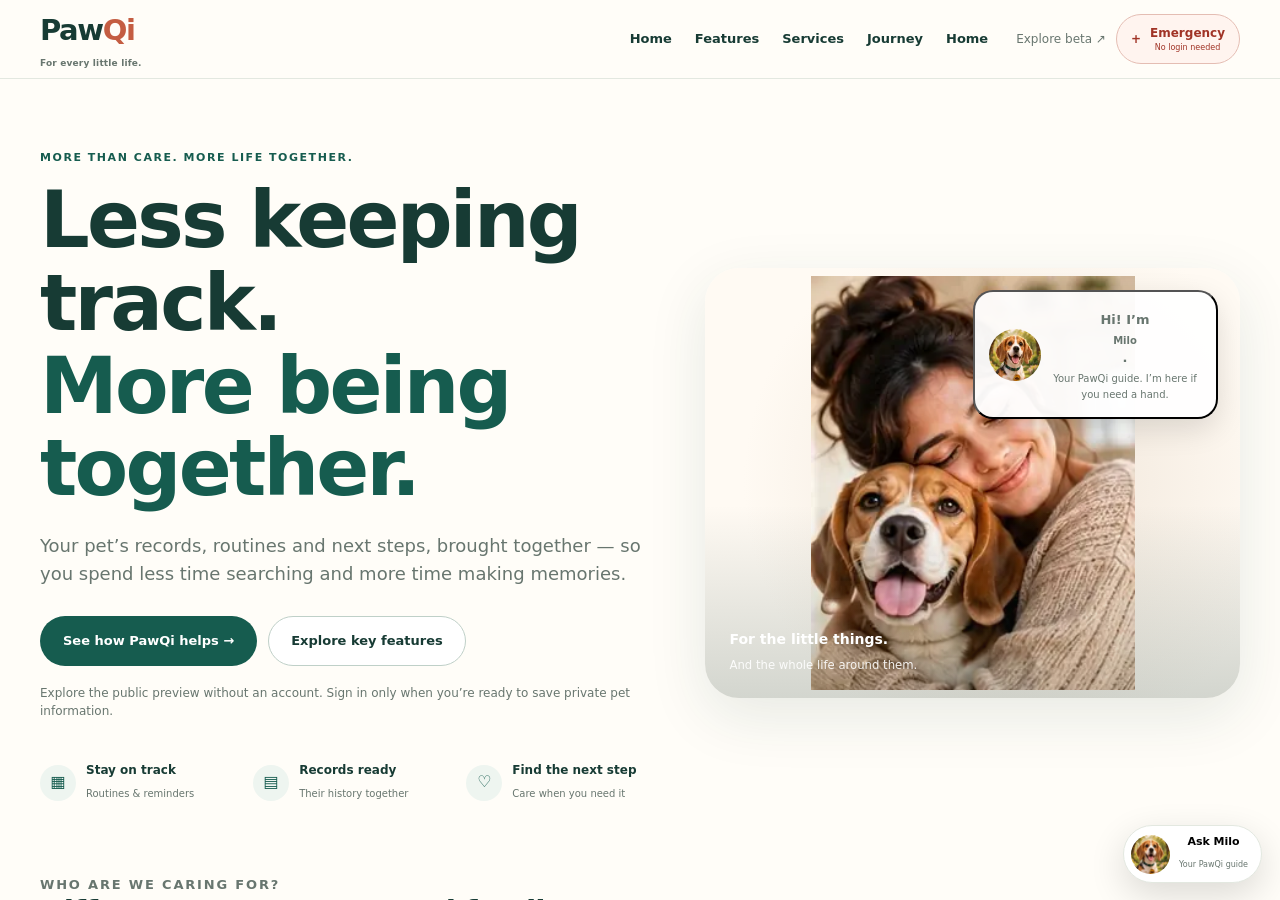
<file: index.html>
<!doctype html>
<html lang="en">
<head>
<meta charset="utf-8">
<meta name="viewport" content="width=device-width,initial-scale=1">
<meta name="theme-color" content="#15584d">
<title>PawQi — Less keeping track. More being together.</title>
<style>
html,body{margin:0;width:100%;height:100%;background:#fffdf8;overflow:hidden}iframe{display:block;width:100%;height:100%;border:0;background:#fffdf8}
</style>
</head>
<body>
<iframe id="pawqiMain" src="review.html" title="PawQi"></iframe>
<script>
const frame=document.getElementById('pawqiMain');
frame.addEventListener('load',()=>{
  try{
    const d=frame.contentDocument;
    d.title='PawQi — Less keeping track. More being together.';
    const style=d.createElement('style');
    style.textContent=`
      /* Main homepage sharp-image pass — keep raster art at native-friendly ratios. */
      @media (min-width:981px){
        .hero-grid{grid-template-columns:1.08fr .92fr!important;gap:38px!important}
        .hero-art{min-height:430px!important;display:flex!important;align-items:center!important;justify-content:center!important;background:radial-gradient(circle at 58% 50%,#efe4d7 0,#fffaf3 72%)!important}
        .hero-art>img{width:min(100%,458px)!important;height:auto!important;max-height:414px!important;object-fit:contain!important;object-position:center!important;border-radius:26px!important}
        .service-grid{grid-template-columns:repeat(4,minmax(0,1fr))!important}
        .service img{width:auto!important;height:auto!important;max-width:240px!important;max-height:165px!important;object-fit:contain!important;margin:auto!important}
        .memory img{width:auto!important;height:auto!important;max-width:240px!important;max-height:220px!important;object-fit:contain!important;margin:auto!important}
        .closing-image img{width:auto!important;height:auto!important;max-width:458px!important;max-height:414px!important;object-fit:contain!important;margin:auto!important}
        .feature img{width:auto!important;height:auto!important;max-width:140px!important;max-height:150px!important;object-fit:contain!important}
      }
      @media (min-width:641px) and (max-width:980px){
        .hero-art>img{width:min(100%,458px)!important;height:auto!important;object-fit:contain!important;margin:auto!important}
        .service img{width:auto!important;height:auto!important;max-width:220px!important;max-height:155px!important;object-fit:contain!important;margin:auto!important}
      }
      @media (max-width:640px){
        .hero-art{min-height:0!important;padding:10px!important}
        .hero-art>img{width:min(100%,458px)!important;height:auto!important;max-height:none!important;object-fit:contain!important;object-position:center!important}
        .service img{width:auto!important;height:auto!important;max-width:176px!important;max-height:118px!important;object-fit:contain!important;margin:auto!important}
        .memory img,.closing-image img{width:auto!important;height:auto!important;max-width:100%!important;object-fit:contain!important;margin:auto!important}
      }
    `;
    d.head.appendChild(style);
    d.querySelectorAll('a[href="index.html"],a[href="index.html#home"]').forEach(a=>{a.href='#home';a.textContent=a.textContent.replace('Current homepage','Home').replace('Current site','Home')});
  }catch(e){console.warn('PawQi presentation layer',e)}
});
</script>
</body>
</html>
</file>
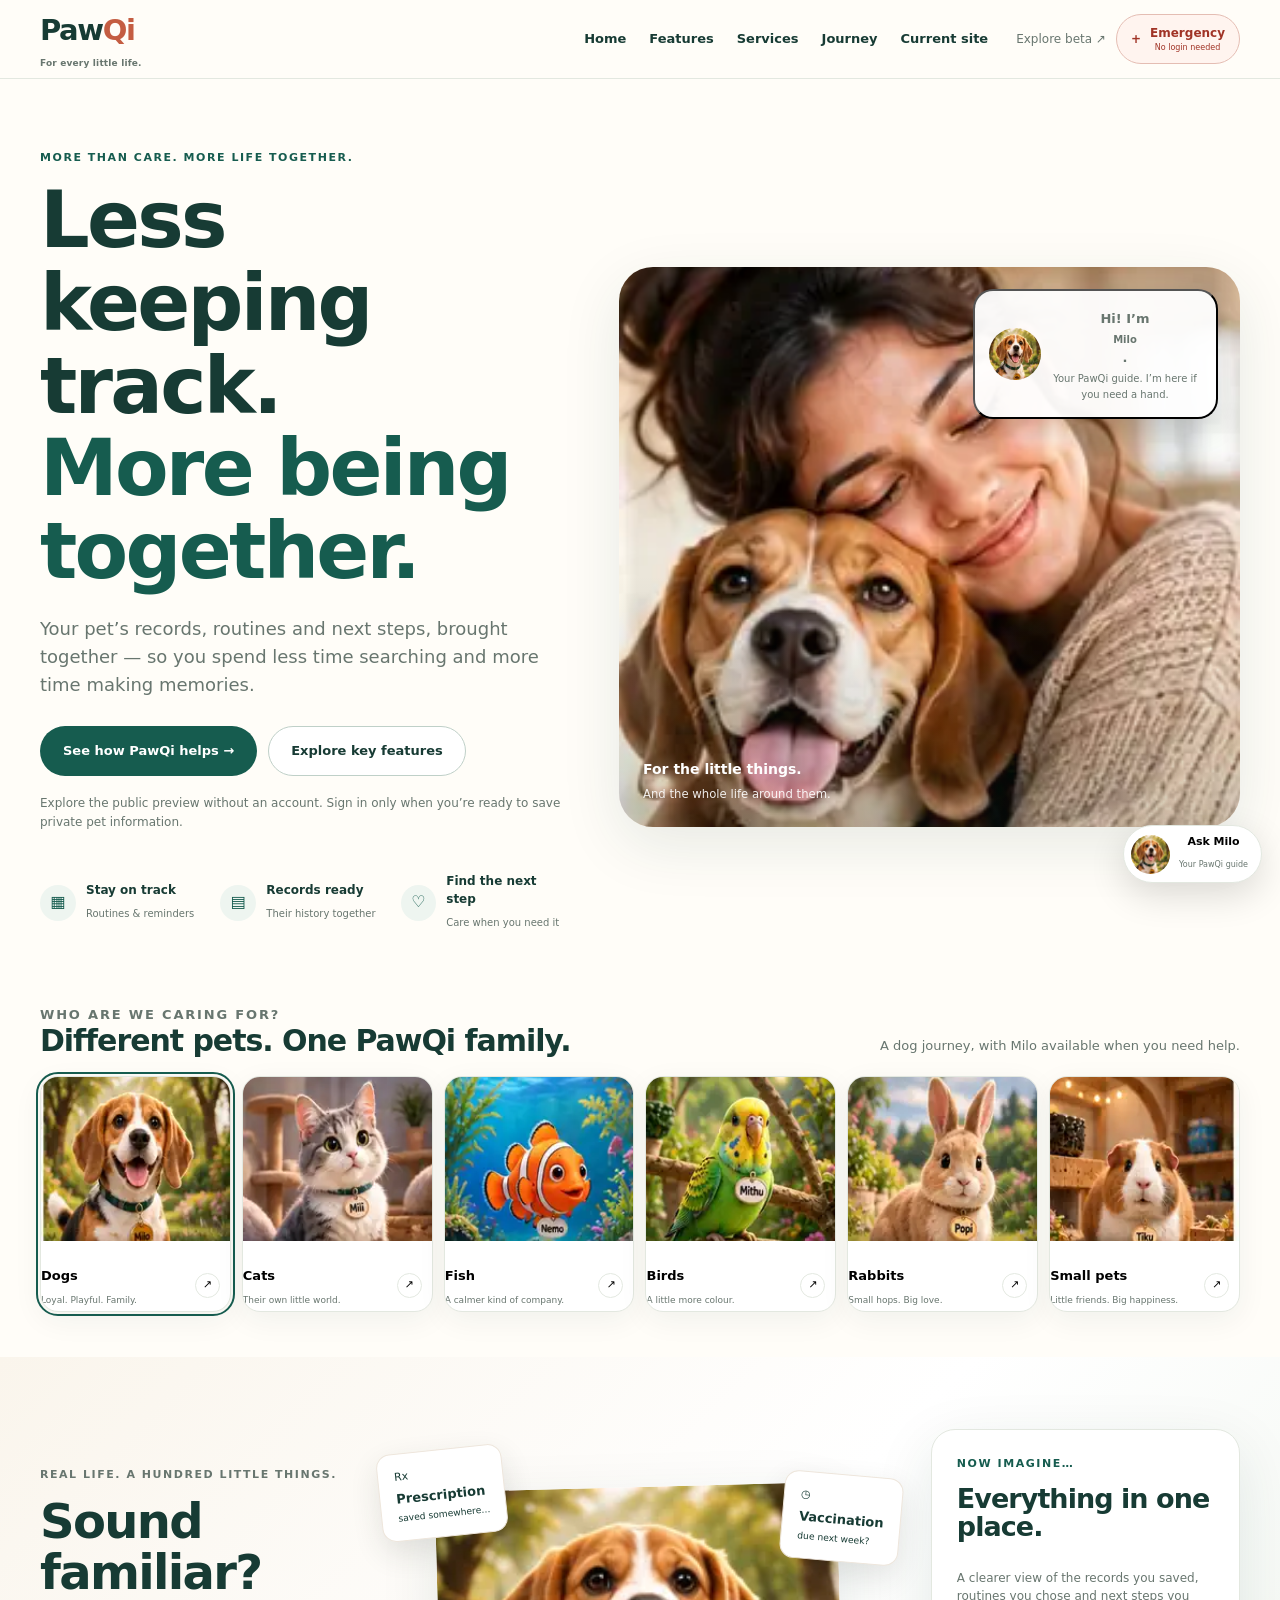
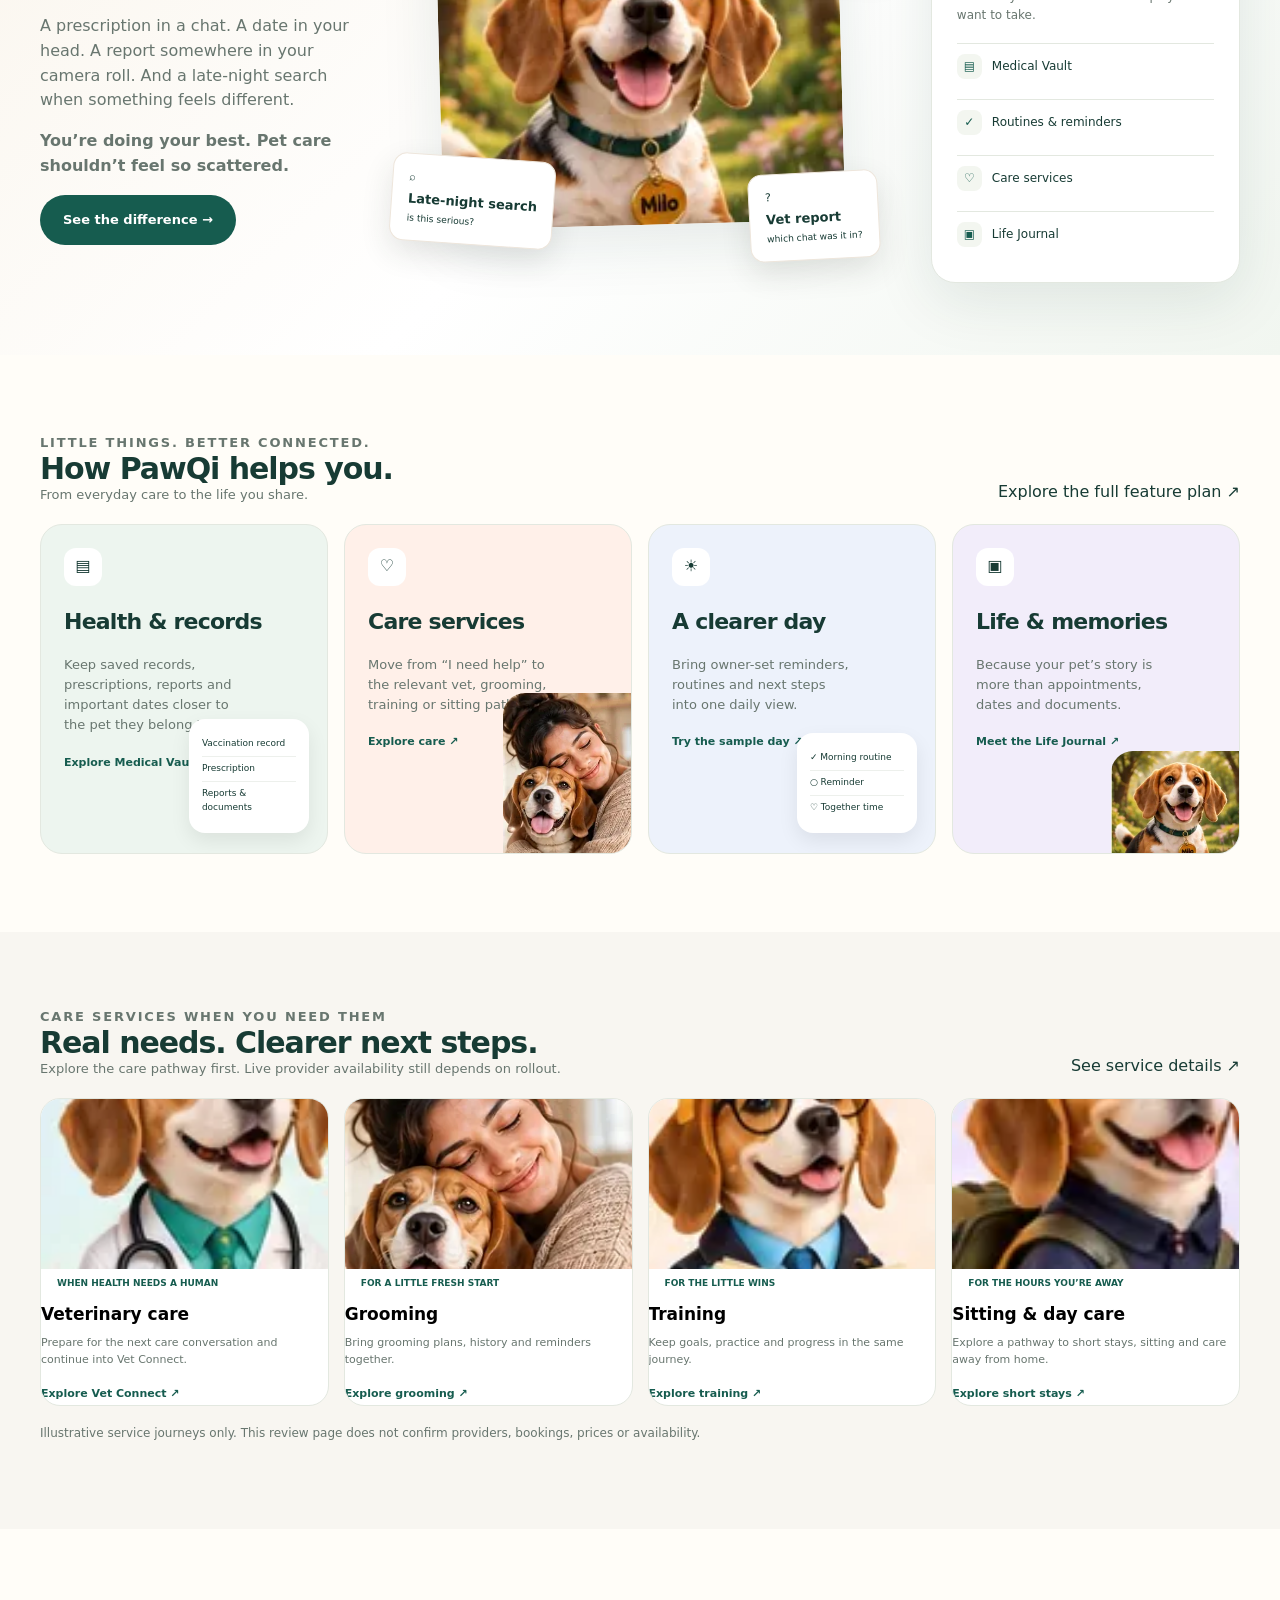
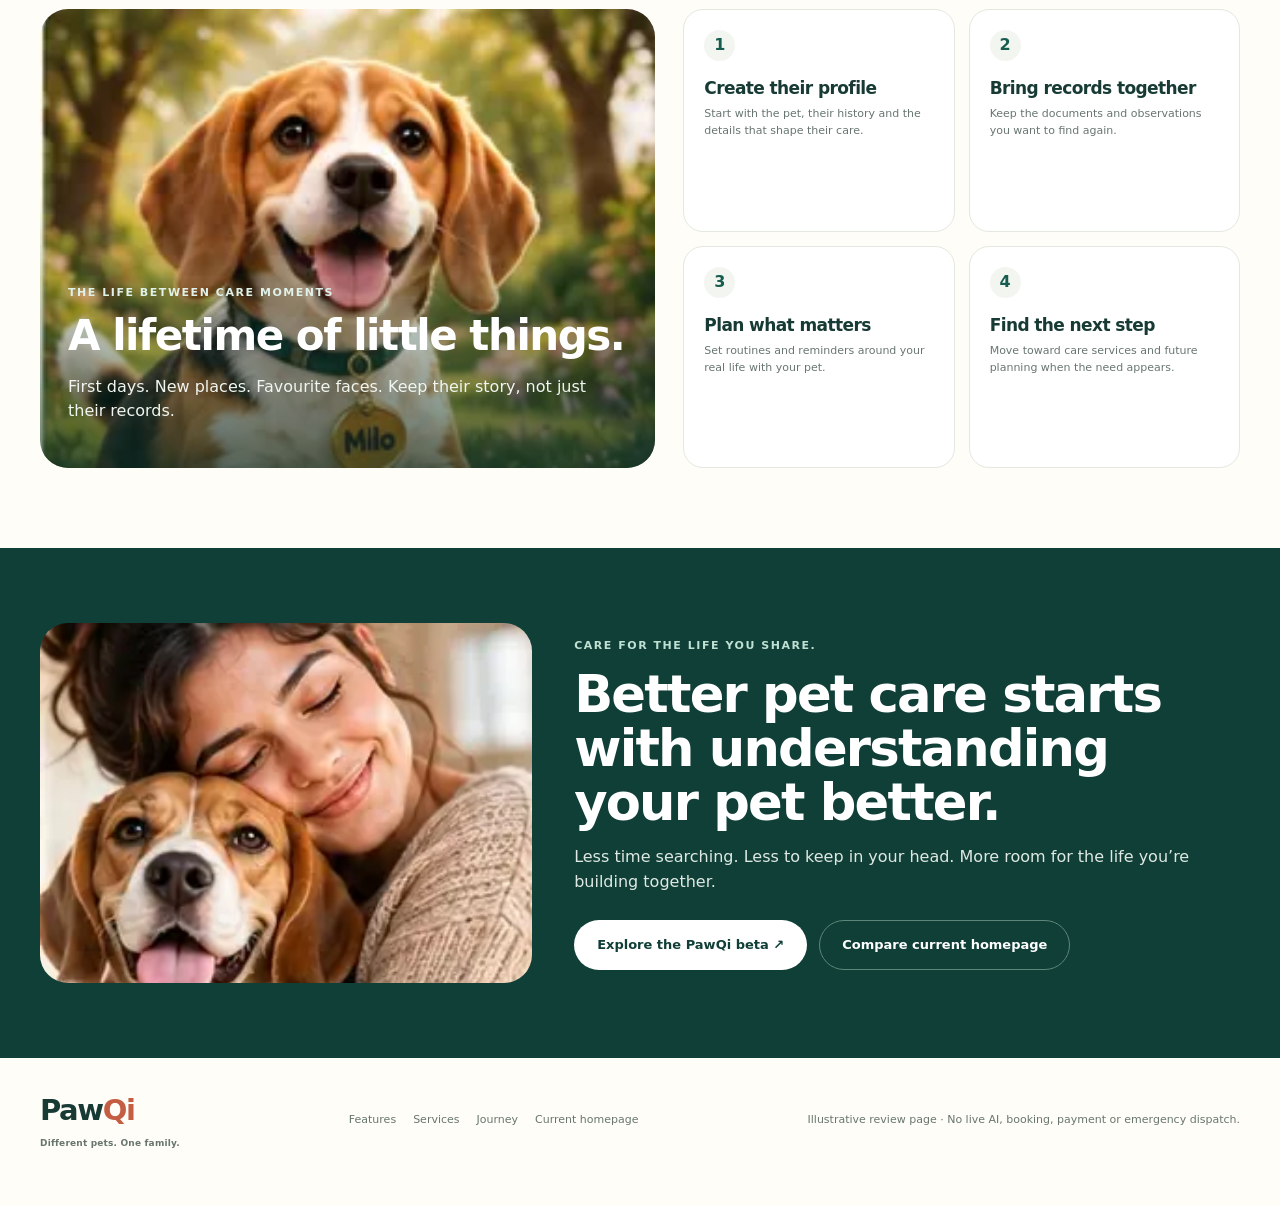
<file: review.html>
<!doctype html>
<html lang="en">
<head>
<meta charset="utf-8">
<meta name="viewport" content="width=device-width,initial-scale=1">
<meta name="theme-color" content="#164c40">
<title>PawQi — Visual Direction Review</title>
<meta name="description" content="PawQi visual direction review: a warmer, more visual pet-parent journey with species handoffs, services and care features.">
<style>
:root{--ink:#173b34;--muted:#68766f;--green:#165c4f;--deep:#103f37;--paper:#fffdf8;--soft:#f3f6f0;--line:#e3e8e0;--peach:#f7e5d7;--sand:#f5efe5;--blue:#e8f2f5;--lilac:#eee9f6;--accent:#c45d42;--shadow:0 18px 60px rgba(24,61,52,.10)}
*{box-sizing:border-box}html{scroll-behavior:smooth}body{margin:0;background:var(--paper);color:var(--ink);font-family:Inter,ui-sans-serif,system-ui,-apple-system,"Segoe UI",sans-serif;line-height:1.55}button,a,input{font:inherit}button{cursor:pointer}a{text-decoration:none;color:inherit}img{max-width:100%;display:block}h1,h2,h3,p{margin-top:0}h1,h2,h3{line-height:1.06;letter-spacing:-.035em}h1{font-size:clamp(48px,6.1vw,88px);margin-bottom:22px}h2{font-size:clamp(34px,4vw,58px);margin-bottom:16px}h3{font-size:22px}.shell{width:min(1200px,calc(100% - 44px));margin:auto}.eyebrow{font-size:11px;font-weight:800;letter-spacing:.14em;color:var(--green);margin-bottom:13px}.lead{font-size:18px;color:var(--muted);max-width:620px}.small{font-size:12px;color:var(--muted)}.button{display:inline-flex;align-items:center;justify-content:center;gap:12px;min-height:50px;padding:13px 22px;border-radius:999px;border:1px solid transparent;font-weight:750;font-size:13px}.button.primary{background:var(--green);color:white}.button.secondary{background:white;border-color:#bfd0c8}.button.light{background:white;color:var(--deep)}
header{position:sticky;top:0;z-index:50;background:rgba(255,253,248,.94);backdrop-filter:blur(14px);border-bottom:1px solid var(--line)}.nav{min-height:78px;display:flex;align-items:center;gap:28px}.brand{font-size:29px;font-weight:900;letter-spacing:-1.4px}.brand span{color:var(--accent)}.brand small{display:block;font-size:9px;letter-spacing:.02em;font-weight:600;color:var(--muted);margin-top:4px}.nav nav{display:flex;gap:23px;align-items:center;margin-left:auto;font-size:13px;font-weight:650}.nav nav a:hover{color:var(--green)}.nav-actions{display:flex;gap:10px;align-items:center}.emergency{display:flex;align-items:center;gap:9px;border:1px solid #e4bdb3;background:#fff4ef;color:#a03326;border-radius:999px;padding:9px 14px;font-weight:800;font-size:12px}.emergency small{display:block;font-weight:500;font-size:8px}.menu{display:none;border:0;background:none;font-size:25px}
.hero{padding:70px 0 25px}.hero-grid{display:grid;grid-template-columns:.92fr 1.08fr;gap:50px;align-items:center}.hero em{font-style:normal;color:var(--green)}.hero .actions{display:flex;gap:11px;flex-wrap:wrap;margin:28px 0 18px}.hero-benefits{display:grid;grid-template-columns:repeat(3,1fr);gap:12px;margin-top:28px}.benefit{display:flex;gap:10px;align-items:center;padding:12px 0}.benefit i{width:36px;height:36px;border-radius:50%;background:#eef5f0;display:grid;place-items:center;font-style:normal;color:var(--green);font-weight:900}.benefit b{display:block;font-size:12px}.benefit span{font-size:10px;color:var(--muted)}.hero-art{position:relative;border-radius:34px;overflow:hidden;min-height:560px;background:#f4eadf;box-shadow:var(--shadow)}.hero-art>img{width:100%;height:560px;object-fit:cover;object-position:center}.hero-art:after{content:"";position:absolute;inset:0;background:linear-gradient(180deg,transparent 55%,rgba(11,48,41,.18))}.assistant-card{position:absolute;right:22px;top:22px;z-index:2;background:rgba(255,255,255,.95);border-radius:20px;padding:15px 18px 15px 14px;display:flex;gap:11px;align-items:center;box-shadow:0 10px 30px rgba(0,0,0,.12);max-width:245px}.assistant-card img{width:52px;height:52px;border-radius:50%;object-fit:cover}.assistant-card b{display:block;font-size:13px}.assistant-card span{font-size:10px;color:var(--muted);display:block;margin-top:3px}.hero-tag{position:absolute;left:24px;bottom:24px;z-index:2;color:white;font-weight:750;font-size:14px}.hero-tag small{display:block;font-weight:500;opacity:.9;margin-top:5px}
.species-wrap{padding:34px 0 45px}.section-head{display:flex;justify-content:space-between;gap:30px;align-items:end;margin-bottom:19px}.section-head h2{font-size:30px;margin:0}.section-head p{margin:0;color:var(--muted);font-size:13px}.species-grid{display:grid;grid-template-columns:repeat(6,1fr);gap:11px}.species{position:relative;border:1px solid var(--line);background:white;border-radius:18px;overflow:hidden;padding:0;text-align:left;box-shadow:0 8px 30px rgba(23,59,52,.06)}.species[aria-pressed="true"]{outline:2px solid var(--green);outline-offset:2px}.species img{width:100%;aspect-ratio:1.15/1;object-fit:cover;background:var(--soft)}.species .copy{padding:12px 13px 13px}.species b{display:block;font-size:13px}.species small{font-size:9px;color:var(--muted)}.species .arrow{position:absolute;right:10px;bottom:13px;width:25px;height:25px;border:1px solid var(--line);border-radius:50%;display:grid;place-items:center;font-size:11px}
.problem{padding:72px 0;background:linear-gradient(135deg,#faf5ec 0%,#fff 52%,#f1f6f0 100%)}.problem-grid{display:grid;grid-template-columns:.8fr 1.35fr .8fr;gap:30px;align-items:center}.problem h2{font-size:48px}.problem-copy p{color:var(--muted)}.scatter{position:relative;min-height:430px}.scatter-photo{position:absolute;inset:46px 60px;border-radius:28px;overflow:hidden;box-shadow:var(--shadow);transform:rotate(-1.5deg)}.scatter-photo img{width:100%;height:100%;object-fit:cover}.note{position:absolute;background:white;border:1px solid #eee6dc;border-radius:14px;padding:14px 16px;box-shadow:0 12px 30px rgba(42,47,43,.12);font-size:11px}.note b{display:block;font-size:13px;margin-top:4px}.note.one{left:0;top:8px;transform:rotate(-6deg)}.note.two{right:0;top:33px;transform:rotate(5deg)}.note.three{right:22px;bottom:10px;transform:rotate(-3deg)}.note.four{left:12px;bottom:25px;transform:rotate(4deg)}.solution-card{background:white;border:1px solid var(--line);border-radius:24px;padding:25px;box-shadow:var(--shadow)}.solution-card h3{font-size:27px}.solution-card .rows{display:grid;gap:10px;margin-top:18px}.solution-card .rows span{display:flex;gap:10px;align-items:center;padding:10px 0;border-top:1px solid var(--line);font-size:12px}.solution-card .rows i{width:25px;height:25px;border-radius:8px;background:var(--soft);display:grid;place-items:center;font-style:normal;color:var(--green)}
.features{padding:78px 0}.feature-grid{display:grid;grid-template-columns:repeat(4,1fr);gap:16px}.feature{position:relative;min-height:330px;border:1px solid var(--line);border-radius:22px;padding:23px;overflow:hidden;background:white}.feature:nth-child(1){background:#edf5ef}.feature:nth-child(2){background:#fff0e9}.feature:nth-child(3){background:#edf2fb}.feature:nth-child(4){background:#f2edfa}.feature .icon{width:38px;height:38px;border-radius:12px;background:white;display:grid;place-items:center;font-weight:900;margin-bottom:24px}.feature p{font-size:13px;color:var(--muted);max-width:180px}.feature a,.feature button{border:0;background:none;padding:0;color:var(--green);font-weight:800;font-size:11px}.feature img{position:absolute;right:-15px;bottom:-5px;width:50%;max-height:165px;object-fit:cover;border-radius:22px 0 0 0}.feature .mini{position:absolute;right:18px;bottom:20px;width:42%;background:white;border-radius:16px;padding:13px;box-shadow:0 8px 20px rgba(0,0,0,.08)}.feature .mini span{display:block;font-size:9px;padding:5px 0;border-bottom:1px solid #edf0ec}.feature .mini span:last-child{border:0}
.services{padding:75px 0;background:#f8f6f1}.service-grid{display:grid;grid-template-columns:repeat(4,1fr);gap:15px}.service{border:1px solid var(--line);background:white;border-radius:20px;overflow:hidden;text-align:left;padding:0}.service img{width:100%;height:170px;object-fit:cover;background:#eee}.service .service-copy{padding:16px}.service small{color:var(--green);font-weight:800;font-size:9px}.service b{display:block;font-size:17px;margin:7px 0}.service p{font-size:11px;color:var(--muted);margin-bottom:12px}.service .go{font-size:11px;color:var(--green);font-weight:800}
.journey{padding:80px 0}.journey-grid{display:grid;grid-template-columns:1.05fr .95fr;gap:28px;align-items:stretch}.memory{border-radius:28px;overflow:hidden;position:relative;min-height:420px}.memory img{width:100%;height:100%;object-fit:cover}.memory:after{content:"";position:absolute;inset:0;background:linear-gradient(180deg,transparent 40%,rgba(12,50,42,.62))}.memory-copy{position:absolute;left:28px;right:28px;bottom:28px;z-index:2;color:white}.memory-copy h2{font-size:42px}.memory-copy p{color:#f1f5f1}.steps{display:grid;grid-template-columns:1fr 1fr;gap:14px}.step{border:1px solid var(--line);border-radius:20px;padding:20px;background:white}.step span{display:inline-grid;place-items:center;width:31px;height:31px;border-radius:50%;background:var(--soft);font-weight:900;color:var(--green)}.step h3{font-size:17px;margin:18px 0 8px}.step p{font-size:11px;color:var(--muted)}
.closing{padding:75px 0;background:var(--deep);color:white}.closing-grid{display:grid;grid-template-columns:.85fr 1.15fr;gap:42px;align-items:center}.closing-image{border-radius:28px;overflow:hidden;height:360px}.closing-image img{width:100%;height:100%;object-fit:cover}.closing p{color:#dfe9e3}.closing .actions{display:flex;gap:12px;flex-wrap:wrap;margin-top:25px}
footer{padding:30px 0 55px}.footer{display:flex;justify-content:space-between;gap:25px;align-items:center;font-size:11px;color:var(--muted)}.footer-links{display:flex;gap:17px;flex-wrap:wrap}.footer .brand{color:var(--ink)}
.floating-guide{position:fixed;right:18px;bottom:17px;z-index:60;border:1px solid var(--line);background:white;border-radius:999px;padding:7px 13px 7px 7px;display:flex;gap:9px;align-items:center;box-shadow:0 12px 36px rgba(0,0,0,.14)}.floating-guide img{width:39px;height:39px;border-radius:50%;object-fit:cover}.floating-guide b{display:block;font-size:11px}.floating-guide small{font-size:8px;color:var(--muted)}
dialog{width:min(520px,calc(100% - 28px));border:1px solid var(--line);border-radius:22px;padding:24px;background:var(--paper);color:var(--ink);box-shadow:0 26px 90px rgba(0,0,0,.3)}dialog::backdrop{background:rgba(12,42,36,.55);backdrop-filter:blur(3px)}.dialog-top{display:flex;justify-content:space-between;gap:15px;align-items:center}.dialog-top button{border:0;background:white;border-radius:50%;width:34px;height:34px;font-size:20px}.dialog-guide{display:flex;gap:12px;align-items:center;margin:18px 0}.dialog-guide img{width:58px;height:58px;border-radius:50%;object-fit:cover}.quick-links{display:flex;gap:8px;flex-wrap:wrap;margin-top:18px}.quick-links a{font-size:11px;border:1px solid var(--line);border-radius:999px;padding:8px 11px}.toast{position:fixed;left:50%;bottom:20px;transform:translateX(-50%);background:var(--deep);color:white;padding:12px 17px;border-radius:12px;font-size:12px;z-index:70;box-shadow:0 10px 30px rgba(0,0,0,.2)}
@media(max-width:980px){.nav nav{display:none}.menu{display:block}.hero-grid{grid-template-columns:1fr}.hero-art{min-height:470px}.hero-art>img{height:470px}.species-grid{grid-template-columns:repeat(3,1fr)}.problem-grid{grid-template-columns:1fr 1fr}.problem-centre{grid-column:1/-1;order:3}.feature-grid,.service-grid{grid-template-columns:1fr 1fr}.journey-grid{grid-template-columns:1fr}}
@media(max-width:620px){.shell{width:calc(100% - 28px)}.nav{min-height:68px}.nav-actions .beta-link{display:none}.emergency{padding:8px 10px}.emergency small{display:none}.hero{padding-top:38px}.hero-grid{gap:28px}.hero-art{min-height:380px}.hero-art>img{height:380px}.assistant-card{right:12px;top:12px;padding:10px;max-width:200px}.assistant-card img{width:42px;height:42px}.hero-benefits{grid-template-columns:1fr}.species-grid{display:flex;overflow-x:auto;padding-bottom:8px}.species{min-width:145px}.problem{padding:55px 0}.problem-grid{grid-template-columns:1fr}.problem-centre{grid-column:auto;order:0}.scatter{min-height:350px}.scatter-photo{inset:55px 38px}.note{padding:11px}.problem h2{font-size:38px}.feature-grid,.service-grid,.steps{grid-template-columns:1fr}.feature{min-height:280px}.service img{height:200px}.journey{padding:55px 0}.memory{min-height:360px}.closing-grid{grid-template-columns:1fr}.closing-image{height:280px}.footer{align-items:flex-start;flex-direction:column}.floating-guide{right:12px;bottom:12px}}
</style>
</head>
<body data-pet="dog">
<header><div class="nav shell"><a class="brand" href="#home">Paw<span>Qi</span><small>For every little life.</small></a><nav><a href="#home">Home</a><a href="#features">Features</a><a href="#services">Services</a><a href="#journey">Journey</a><a href="index.html">Current site</a></nav><div class="nav-actions"><a class="beta-link small" href="https://pawqi-next-dev-2026.web.app/#/home" target="_blank" rel="noopener">Explore beta ↗</a><button class="emergency" id="emergency"><span>+</span><span>Emergency<small>No login needed</small></span></button><button class="menu" aria-label="Open menu">☰</button></div></div></header>
<main>
<section class="hero" id="home"><div class="hero-grid shell"><div><p class="eyebrow">MORE THAN CARE. MORE LIFE TOGETHER.</p><h1>Less keeping track.<br><em>More being together.</em></h1><p class="lead">Your pet’s records, routines and next steps, brought together — so you spend less time searching and more time making memories.</p><div class="actions"><a class="button primary" href="#problem">See how PawQi helps →</a><a class="button secondary" href="#features">Explore key features</a></div><p class="small">Explore the public preview without an account. Sign in only when you’re ready to save private pet information.</p><div class="hero-benefits"><div class="benefit"><i>▦</i><div><b>Stay on track</b><span>Routines & reminders</span></div></div><div class="benefit"><i>▤</i><div><b>Records ready</b><span>Their history together</span></div></div><div class="benefit"><i>♡</i><div><b>Find the next step</b><span>Care when you need it</span></div></div></div></div><div class="hero-art"><img src="assets/refined/bond.webp" alt="Illustrative pet-parent scene with a beagle"><button class="assistant-card" id="heroGuide"><img id="heroGuideImg" src="assets/dog.webp" alt="Milo"><span><b>Hi! I’m <span data-guide-name>Milo</span>.</b><span>Your PawQi guide. I’m here if you need a hand.</span></span></button><div class="hero-tag">For the little things.<small>And the whole life around them.</small></div></div></div></section>
<section class="species-wrap shell"><div class="section-head"><div><p class="eyebrow">WHO ARE WE CARING FOR?</p><h2>Different pets. One PawQi family.</h2></div><p id="speciesHint">A dog journey, with Milo available when you need help.</p></div><div class="species-grid" id="speciesGrid"><button class="species" data-species="dog" aria-pressed="true"><img src="assets/dog.webp" alt=""><span class="copy"><b>Dogs</b><small>Loyal. Playful. Family.</small></span><span class="arrow">↗</span></button><button class="species" data-species="cat" aria-pressed="false"><img src="assets/cat.webp" alt=""><span class="copy"><b>Cats</b><small>Their own little world.</small></span><span class="arrow">↗</span></button><button class="species" data-species="fish" aria-pressed="false"><img src="assets/fish.webp" alt=""><span class="copy"><b>Fish</b><small>A calmer kind of company.</small></span><span class="arrow">↗</span></button><button class="species" data-species="bird" aria-pressed="false"><img src="assets/bird.webp" alt=""><span class="copy"><b>Birds</b><small>A little more colour.</small></span><span class="arrow">↗</span></button><button class="species" data-species="rabbit" aria-pressed="false"><img src="assets/rabbit-popi.webp" alt=""><span class="copy"><b>Rabbits</b><small>Small hops. Big love.</small></span><span class="arrow">↗</span></button><button class="species" data-species="small" aria-pressed="false"><img src="assets/smallpet.webp" alt=""><span class="copy"><b>Small pets</b><small>Little friends. Big happiness.</small></span><span class="arrow">↗</span></button></div></section>
<section class="problem" id="problem"><div class="problem-grid shell"><div class="problem-copy"><p class="eyebrow">REAL LIFE. A HUNDRED LITTLE THINGS.</p><h2>Sound familiar?</h2><p>A prescription in a chat. A date in your head. A report somewhere in your camera roll. And a late-night search when something feels different.</p><p><b>You’re doing your best. Pet care shouldn’t feel so scattered.</b></p><a class="button primary" href="#features">See the difference →</a></div><div class="problem-centre"><div class="scatter"><div class="scatter-photo"><img src="assets/visuals/dog.webp" alt="Illustrative pet scene"></div><div class="note one"><span>Rx</span><b>Prescription</b><small>saved somewhere…</small></div><div class="note two"><span>◷</span><b>Vaccination</b><small>due next week?</small></div><div class="note three"><span>?</span><b>Vet report</b><small>which chat was it in?</small></div><div class="note four"><span>⌕</span><b>Late-night search</b><small>is this serious?</small></div></div></div><div><div class="solution-card"><p class="eyebrow">NOW IMAGINE…</p><h3>Everything in one place.</h3><p class="small">A clearer view of the records you saved, routines you chose and next steps you want to take.</p><div class="rows"><span><i>▤</i>Medical Vault</span><span><i>✓</i>Routines & reminders</span><span><i>♡</i>Care services</span><span><i>▣</i>Life Journal</span></div></div></div></div></section>
<section class="features shell" id="features"><div class="section-head"><div><p class="eyebrow">LITTLE THINGS. BETTER CONNECTED.</p><h2>How PawQi helps you.</h2><p>From everyday care to the life you share.</p></div><a href="index.html#features">Explore the full feature plan ↗</a></div><div class="feature-grid"><article class="feature"><span class="icon">▤</span><h3>Health & records</h3><p>Keep saved records, prescriptions, reports and important dates closer to the pet they belong to.</p><a href="index.html#story">Explore Medical Vault ↗</a><div class="mini"><span>Vaccination record</span><span>Prescription</span><span>Reports & documents</span></div></article><article class="feature"><span class="icon">♡</span><h3>Care services</h3><p>Move from “I need help” to the relevant vet, grooming, training or sitting pathway.</p><a href="#services">Explore care ↗</a><img src="assets/refined/bond.webp" alt=""></article><article class="feature"><span class="icon">☀</span><h3>A clearer day</h3><p>Bring owner-set reminders, routines and next steps into one daily view.</p><a href="index.html#try">Try the sample day ↗</a><div class="mini"><span>✓ Morning routine</span><span>○ Reminder</span><span>♡ Together time</span></div></article><article class="feature"><span class="icon">▣</span><h3>Life & memories</h3><p>Because your pet’s story is more than appointments, dates and documents.</p><a href="index.html#life">Meet the Life Journal ↗</a><img src="assets/visuals/dog.webp" alt=""></article></div></section>
<section class="services" id="services"><div class="shell"><div class="section-head"><div><p class="eyebrow">CARE SERVICES WHEN YOU NEED THEM</p><h2>Real needs. Clearer next steps.</h2><p>Explore the care pathway first. Live provider availability still depends on rollout.</p></div><a href="index.html#services">See service details ↗</a></div><div class="service-grid"><button class="service" data-service="vet"><img src="assets/visuals/health.webp" alt="Veterinary care illustration"><span class="service-copy"><small>WHEN HEALTH NEEDS A HUMAN</small><b>Veterinary care</b><p>Prepare for the next care conversation and continue into Vet Connect.</p><span class="go">Explore Vet Connect ↗</span></span></button><button class="service" data-service="grooming"><img src="assets/refined/bond.webp" alt="Grooming illustration"><span class="service-copy"><small>FOR A LITTLE FRESH START</small><b>Grooming</b><p>Bring grooming plans, history and reminders together.</p><span class="go">Explore grooming ↗</span></span></button><button class="service" data-service="training"><img src="assets/visuals/training.webp" alt="Training illustration"><span class="service-copy"><small>FOR THE LITTLE WINS</small><b>Training</b><p>Keep goals, practice and progress in the same journey.</p><span class="go">Explore training ↗</span></span></button><button class="service" data-service="sitting"><img src="assets/visuals/boarding.webp" alt="Sitting and day care illustration"><span class="service-copy"><small>FOR THE HOURS YOU’RE AWAY</small><b>Sitting & day care</b><p>Explore a pathway to short stays, sitting and care away from home.</p><span class="go">Explore short stays ↗</span></span></button></div><p class="small" style="margin-top:18px">Illustrative service journeys only. This review page does not confirm providers, bookings, prices or availability.</p></div></section>
<section class="journey shell" id="journey"><div class="journey-grid"><article class="memory"><img id="journeyImage" src="assets/visuals/dog.webp" alt="Illustrative pet memory"><div class="memory-copy"><p class="eyebrow" style="color:#dff1e8">THE LIFE BETWEEN CARE MOMENTS</p><h2>A lifetime of little things.</h2><p>First days. New places. Favourite faces. Keep their story, not just their records.</p></div></article><div class="steps"><article class="step"><span>1</span><h3>Create their profile</h3><p>Start with the pet, their history and the details that shape their care.</p></article><article class="step"><span>2</span><h3>Bring records together</h3><p>Keep the documents and observations you want to find again.</p></article><article class="step"><span>3</span><h3>Plan what matters</h3><p>Set routines and reminders around your real life with your pet.</p></article><article class="step"><span>4</span><h3>Find the next step</h3><p>Move toward care services and future planning when the need appears.</p></article></div></div></section>
<section class="closing"><div class="closing-grid shell"><div class="closing-image"><img id="closingImage" src="assets/refined/bond.webp" alt="Pet-parent bond illustration"></div><div><p class="eyebrow" style="color:#bfe1d3">CARE FOR THE LIFE YOU SHARE.</p><h2>Better pet care starts with understanding your pet better.</h2><p>Less time searching. Less to keep in your head. More room for the life you’re building together.</p><div class="actions"><a class="button light" href="https://pawqi-next-dev-2026.web.app/#/home" target="_blank" rel="noopener">Explore the PawQi beta ↗</a><a class="button secondary" style="color:white;border-color:#5e857a;background:transparent" href="index.html">Compare current homepage</a></div></div></div></section>
</main>
<footer><div class="footer shell"><a class="brand" href="#home">Paw<span>Qi</span><small>Different pets. One family.</small></a><div class="footer-links"><a href="#features">Features</a><a href="#services">Services</a><a href="#journey">Journey</a><a href="index.html">Current homepage</a></div><span>Illustrative review page · No live AI, booking, payment or emergency dispatch.</span></div></footer>
<button class="floating-guide" id="openGuide"><img id="guideImg" src="assets/dog.webp" alt="Milo"><span><b>Ask <span data-guide-name>Milo</span></b><small>Your PawQi guide</small></span></button>
<dialog id="guideDialog"><div class="dialog-top"><p class="eyebrow" style="margin:0">YOUR PAWQI GUIDE</p><button id="closeGuide" aria-label="Close">×</button></div><div class="dialog-guide"><img id="dialogGuideImg" src="assets/dog.webp" alt=""><div><h2 style="font-size:30px;margin-bottom:5px">Hi, I’m <span data-guide-name>Milo</span>.</h2><p class="small" id="guideText">I can help you explore the dog journey.</p></div></div><p>This is a scripted website guide, not live AI or medical advice. Pick a direction and I’ll take you there.</p><div class="quick-links"><a href="#features" data-close-link>Show me the features</a><a href="#services" data-close-link>Find care</a><a href="#journey" data-close-link>Show the journey</a><a href="https://pawqi-next-dev-2026.web.app/#/home" target="_blank" rel="noopener">Open beta ↗</a></div></dialog>
<div class="toast" id="toast" hidden></div>
<script>
const pets={dog:{guide:'Milo',img:'assets/dog.webp',label:'dog'},cat:{guide:'Mili',img:'assets/cat.webp',label:'cat'},fish:{guide:'Nemo',img:'assets/fish.webp',label:'fish'},bird:{guide:'Mithu',img:'assets/bird.webp',label:'bird'},rabbit:{guide:'Popi',img:'assets/rabbit-popi.webp',label:'rabbit'},small:{guide:'Tiku',img:'assets/smallpet.webp',label:'small pet'}};
let current='dog';
const toast=(t)=>{const el=document.getElementById('toast');el.textContent=t;el.hidden=false;clearTimeout(window.__toast);window.__toast=setTimeout(()=>el.hidden=true,3300)};
function selectPet(key){current=key;const p=pets[key];document.body.dataset.pet=key;document.querySelectorAll('[data-species]').forEach(b=>b.setAttribute('aria-pressed',b.dataset.species===key));document.querySelectorAll('[data-guide-name]').forEach(x=>x.textContent=p.guide);document.getElementById('speciesHint').textContent=`A ${p.label} journey, with ${p.guide} available when you need help.`;document.getElementById('guideText').textContent=`I can help you explore the ${p.label} journey.`;['heroGuideImg','guideImg','dialogGuideImg','journeyImage'].forEach(id=>document.getElementById(id).src=p.img);toast(`${p.guide} is now guiding the ${p.label} journey.`)}
document.getElementById('speciesGrid').addEventListener('click',e=>{const b=e.target.closest('[data-species]');if(b)selectPet(b.dataset.species)});
const dlg=document.getElementById('guideDialog');['openGuide','heroGuide'].forEach(id=>document.getElementById(id).addEventListener('click',()=>dlg.showModal()));document.getElementById('closeGuide').addEventListener('click',()=>dlg.close());document.querySelectorAll('[data-close-link]').forEach(a=>a.addEventListener('click',()=>dlg.close()));
document.querySelectorAll('[data-service]').forEach(b=>b.addEventListener('click',()=>{const name=b.querySelector('b').textContent;toast(`${name}: review the service pathway below or continue to PawQi beta.`)}));
document.getElementById('emergency').addEventListener('click',()=>{const q=encodeURIComponent('24 hour emergency veterinary clinic near me');window.open(`https://www.google.com/maps/search/?api=1&query=${q}`,'_blank','noopener');toast('Opening an external Maps search. Verify the clinic before travelling.')});
</script>
</body>
</html>
</file>
